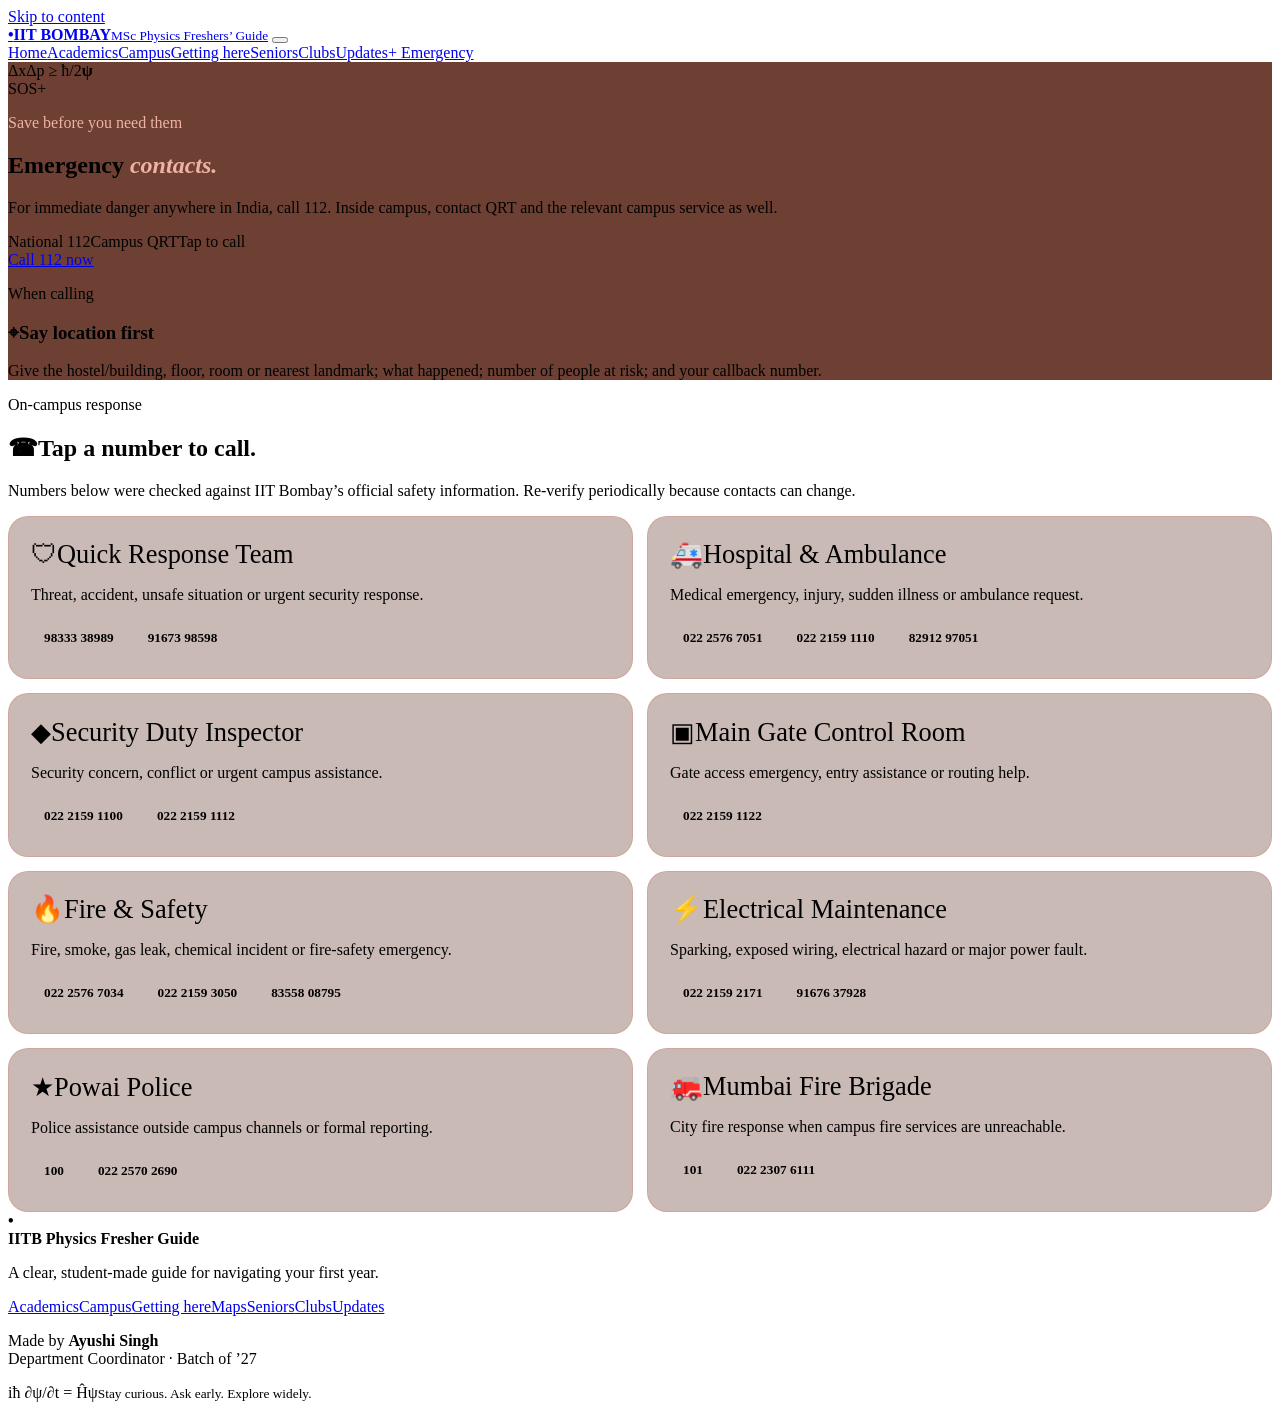
<file: emergency.html>
<!DOCTYPE html>

<html lang="en"><head><meta charset="utf-8"/><meta content="width=device-width,initial-scale=1" name="viewport"/><meta content="#4b2425" name="theme-color"/><meta content="IIT Bombay emergency contacts for security, ambulance, hospital and fire response." name="description"/><title>Emergency Contacts — IITB Fresher Guide</title><link href="./styles.css" rel="stylesheet"/><style>.call-grid{display:grid;grid-template-columns:repeat(2,1fr);gap:14px}.call-card{padding:22px;border:1px solid rgba(214,111,98,.28);border-radius:20px;background:rgba(109,64,51,.36)}.call-card h2{margin:0 0 7px;font-family:Georgia,serif;font-size:1.65rem;font-weight:500}.call-card p{color:var(--muted)}.call-actions{display:flex;flex-wrap:wrap;gap:8px;margin-top:16px}.call-button{display:inline-flex;padding:10px 13px;border-radius:999px;background:var(--ink);color:var(--paper);font-weight:800;text-decoration:none;font-size:.83rem}.national{background:#6d4033!important}@media(max-width:720px){.call-grid{grid-template-columns:1fr}}</style></head><body class="subpage dashboard-subpage page-emergency minimal-ui guide-page physics-dashboard-page"><a class="skip-link" href="#main">Skip to content</a>
<nav aria-label="Primary navigation" class="site-nav">
<a class="site-brand" href="./index.html"><span aria-hidden="true" class="brand-atom"><i></i><b></b><em></em><strong>•</strong></span><span><strong>IIT BOMBAY</strong><small>MSc Physics Freshers’ Guide</small></span></a>
<button aria-expanded="false" aria-label="Open navigation" class="menu-toggle" type="button"><span></span><span></span><span></span></button>
<div class="nav-menu"><a href="./index.html">Home</a><a href="./academics.html">Academics</a><a href="./campus-life.html">Campus</a><a href="./transport.html">Getting here</a><a href="./seniors.html">Seniors</a><a href="./clubs.html">Clubs</a><a href="./events.html">Updates</a><a aria-current="page" class="nav-emergency active" href="./emergency.html"><span>+</span> Emergency</a></div>
</nav><main class="dashboard-subpage-main page-canvas dashboard-main" id="main"><section class="page-hero national"><div aria-hidden="true" class="hero-physics-mark"><span>ΔxΔp ≥ ħ/2</span><i></i><b>ψ</b></div><div class="subpage-card-topline"><span class="card-index">SOS</span><span class="card-symbol">+</span></div><div class="shell page-hero-grid"><div><p class="kicker" style="color:#f0b1a8">Save before you need them</p><h1 class="page-title">Emergency <em style="color:#f0b1a8">contacts.</em></h1><p class="lede">For immediate danger anywhere in India, call 112. Inside campus, contact QRT and the relevant campus service as well.</p><div class="subpage-meta"><span>National 112</span><span>Campus QRT</span><span>Tap to call</span></div><div class="hero-actions"><a class="btn btn-primary" href="tel:112">Call 112 now</a></div></div><div class="panel"><p class="eyebrow">When calling</p><h3 class="ui-heading"><span aria-hidden="true" class="ui-symbol ui-orange">⌖</span>Say location first</h3><p>Give the hostel/building, floor, room or nearest landmark; what happened; number of people at risk; and your callback number.</p></div></div></section><section class="section"><div class="shell"><div class="section-head"><div><p class="eyebrow">On-campus response</p><h2 class="section-title ui-heading"><span aria-hidden="true" class="ui-symbol ui-red">☎</span>Tap a number to call.</h2><p class="section-copy">Numbers below were checked against IIT Bombay’s official safety information. Re-verify periodically because contacts can change.</p></div></div><div class="call-grid"><article class="call-card"><h2 class="ui-heading"><span aria-hidden="true" class="ui-symbol ui-blue">🛡</span>Quick Response Team</h2><p>Threat, accident, unsafe situation or urgent security response.</p><div class="call-actions"><a class="call-button" href="tel:+919833338989">98333 38989</a><a class="call-button" href="tel:+919167398598">91673 98598</a></div></article><article class="call-card"><h2 class="ui-heading"><span aria-hidden="true" class="ui-symbol ui-red">🚑</span>Hospital &amp; Ambulance</h2><p>Medical emergency, injury, sudden illness or ambulance request.</p><div class="call-actions"><a class="call-button" href="tel:+912225767051">022 2576 7051</a><a class="call-button" href="tel:+912221591110">022 2159 1110</a><a class="call-button" href="tel:+918291297051">82912 97051</a></div></article><article class="call-card"><h2 class="ui-heading"><span aria-hidden="true" class="ui-symbol ui-violet">◆</span>Security Duty Inspector</h2><p>Security concern, conflict or urgent campus assistance.</p><div class="call-actions"><a class="call-button" href="tel:+912221591100">022 2159 1100</a><a class="call-button" href="tel:+912221591112">022 2159 1112</a></div></article><article class="call-card"><h2 class="ui-heading"><span aria-hidden="true" class="ui-symbol ui-gold">▣</span>Main Gate Control Room</h2><p>Gate access emergency, entry assistance or routing help.</p><div class="call-actions"><a class="call-button" href="tel:+912221591122">022 2159 1122</a></div></article><article class="call-card"><h2 class="ui-heading"><span aria-hidden="true" class="ui-symbol ui-red">🔥</span>Fire &amp; Safety</h2><p>Fire, smoke, gas leak, chemical incident or fire-safety emergency.</p><div class="call-actions"><a class="call-button" href="tel:+912225767034">022 2576 7034</a><a class="call-button" href="tel:+912221593050">022 2159 3050</a><a class="call-button" href="tel:+918355808795">83558 08795</a></div></article><article class="call-card"><h2 class="ui-heading"><span aria-hidden="true" class="ui-symbol ui-orange">⚡</span>Electrical Maintenance</h2><p>Sparking, exposed wiring, electrical hazard or major power fault.</p><div class="call-actions"><a class="call-button" href="tel:+912221592171">022 2159 2171</a><a class="call-button" href="tel:+919167637928">91676 37928</a></div></article><article class="call-card"><h2 class="ui-heading"><span aria-hidden="true" class="ui-symbol ui-blue">★</span>Powai Police</h2><p>Police assistance outside campus channels or formal reporting.</p><div class="call-actions"><a class="call-button" href="tel:100">100</a><a class="call-button" href="tel:+912225702690">022 2570 2690</a></div></article><article class="call-card"><h2 class="ui-heading"><span aria-hidden="true" class="ui-symbol ui-red">🚒</span>Mumbai Fire Brigade</h2><p>City fire response when campus fire services are unreachable.</p><div class="call-actions"><a class="call-button" href="tel:101">101</a><a class="call-button" href="tel:+912223076111">022 2307 6111</a></div></article></div></div></section></main>
<footer class="site-footer">
<div class="footer-grid">
<div class="footer-about"><span aria-hidden="true" class="brand-atom"><i></i><b></b><em></em><strong>•</strong></span><div><strong>IITB Physics Fresher Guide</strong><p>A clear, student-made guide for navigating your first year.</p></div></div>
<div class="footer-links"><a href="./academics.html">Academics</a><a href="./campus-life.html">Campus</a><a href="./transport.html">Getting here</a><a href="./campus-map.html">Maps</a><a href="./seniors.html">Seniors</a><a href="./clubs.html">Clubs</a><a href="./events.html">Updates</a></div>
<p class="footer-credit">Made by <strong>Ayushi Singh</strong><br/>Department Coordinator · Batch of ’27</p>
</div>
<div class="footer-equation"><span>iħ ∂ψ/∂t = Ĥψ</span><small>Stay curious. Ask early. Explore widely.</small></div>
</footer><script src="./site.js"></script></body></html>
</file>
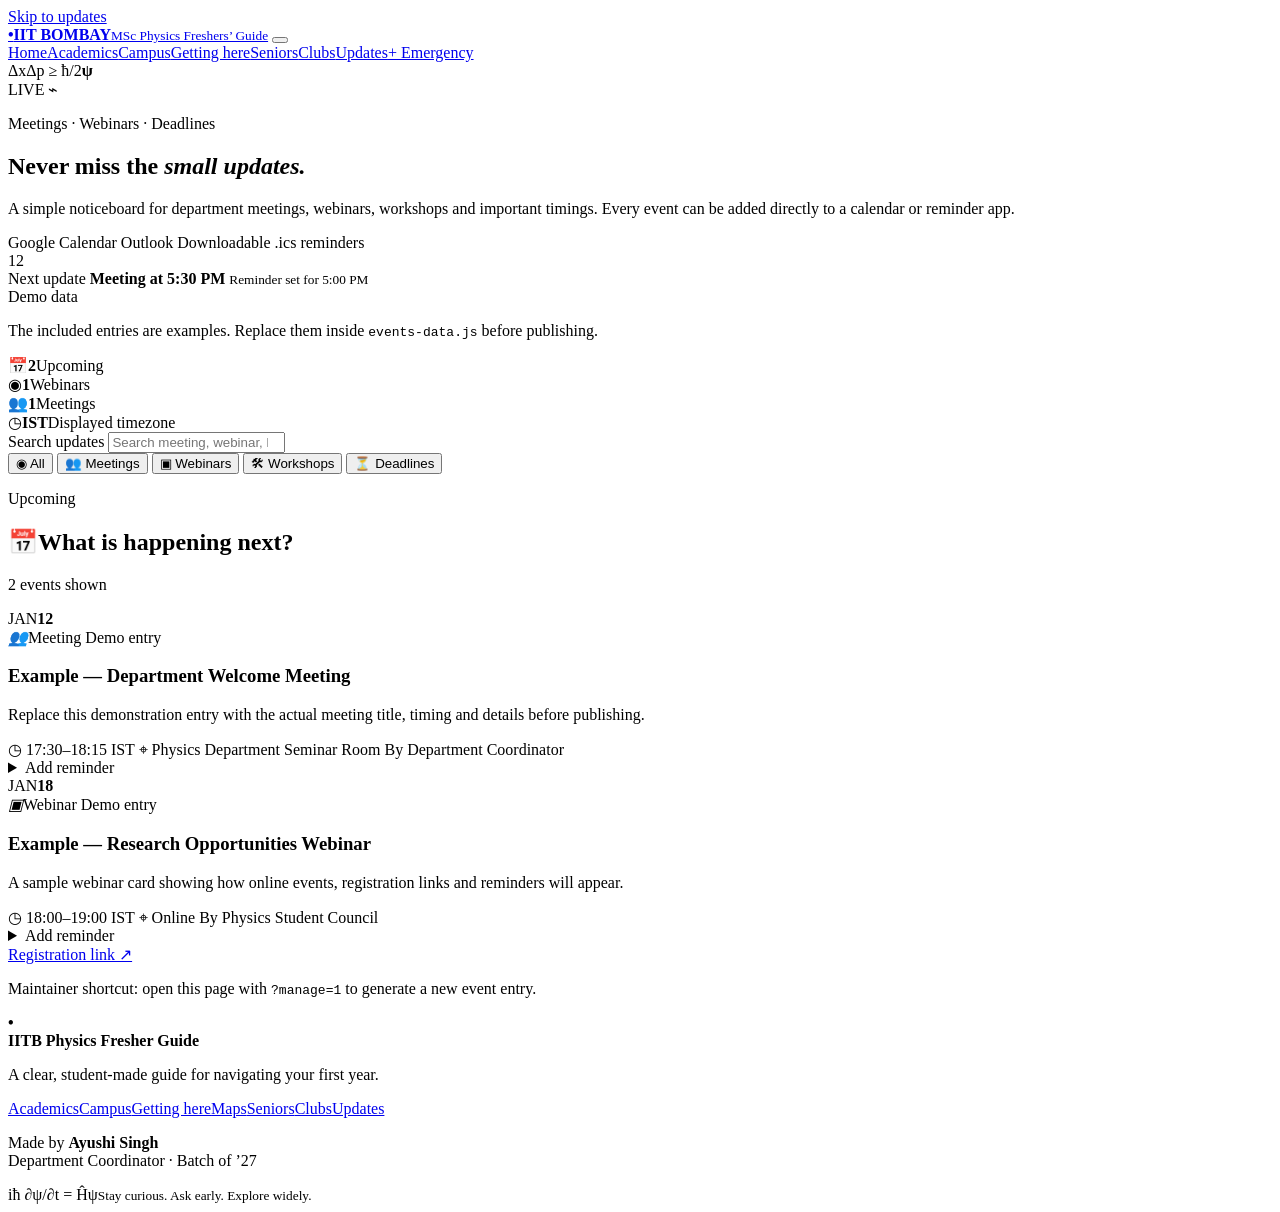
<file: events.html>
<!DOCTYPE html>

<html lang="en">
<head>
<meta charset="utf-8"/>
<meta content="width=device-width,initial-scale=1" name="viewport"/>
<meta content="Meetings, webinars, deadlines and student updates for IIT Bombay MSc Physics freshers." name="description"/>
<meta content="#291c3b" name="theme-color"/>
<title>Events &amp; Updates — IITB Physics Fresher Guide</title>
<link href="./styles.css" rel="stylesheet"/>
</head>
<body class="subpage dashboard-subpage minimal-ui guide-page page-events physics-dashboard-page">
<a class="skip-link" href="#main">Skip to updates</a>
<nav aria-label="Primary navigation" class="site-nav">
<a class="site-brand" href="./index.html"><span aria-hidden="true" class="brand-atom"><i></i><b></b><em></em><strong>•</strong></span><span><strong>IIT BOMBAY</strong><small>MSc Physics Freshers’ Guide</small></span></a>
<button aria-expanded="false" aria-label="Open navigation" class="menu-toggle" type="button"><span></span><span></span><span></span></button>
<div class="nav-menu"><a href="./index.html">Home</a><a href="./academics.html">Academics</a><a href="./campus-life.html">Campus</a><a href="./transport.html">Getting here</a><a href="./seniors.html">Seniors</a><a href="./clubs.html">Clubs</a><a aria-current="page" class="active" href="./events.html">Updates</a><a class="nav-emergency" href="./emergency.html"><span>+</span> Emergency</a></div>
</nav>
<main class="dashboard-subpage-main page-canvas dashboard-main" id="main">
<section class="page-hero events-page-hero"><div aria-hidden="true" class="hero-physics-mark"><span>ΔxΔp ≥ ħ/2</span><i></i><b>ψ</b></div>
<div class="subpage-card-topline">
<span class="card-index">LIVE</span>
<span class="card-symbol">⌁</span>
</div>
<div class="shell page-hero-grid">
<div class="reveal">
<p class="kicker">Meetings · Webinars · Deadlines</p>
<h1 class="page-title">Never miss the <em>small updates.</em></h1>
<p class="lede">A simple noticeboard for department meetings, webinars, workshops and important timings. Every event can be added directly to a calendar or reminder app.</p>
<div class="subpage-meta">
<span>Google Calendar</span>
<span>Outlook</span>
<span>Downloadable .ics reminders</span>
</div>
</div>
<div aria-hidden="true" class="events-hero-visual reveal">
<div class="event-orbit">
<span class="orbit-date">12</span>
<i class="orbit-one"></i>
<i class="orbit-two"></i>
<i class="orbit-three"></i>
</div>
<div class="hero-notice-card">
<span>Next update</span>
<strong>Meeting at 5:30 PM</strong>
<small>Reminder set for 5:00 PM</small>
</div>
</div>
</div>
</section>
<section class="section">
<div class="shell">
<div class="events-demo-banner" id="demo-banner">
<span>Demo data</span>
<p>The included entries are examples. Replace them inside <code>events-data.js</code> before publishing.</p>
</div>
<section aria-label="Event summary" class="events-summary">
<div><span aria-hidden="true" class="ui-stat-icon ui-blue">📅</span><strong id="upcoming-count">2</strong><span>Upcoming</span></div>
<div><span aria-hidden="true" class="ui-stat-icon ui-sky">◉</span><strong id="webinar-count">1</strong><span>Webinars</span></div>
<div><span aria-hidden="true" class="ui-stat-icon ui-violet">👥</span><strong id="meeting-count">1</strong><span>Meetings</span></div>
<div><span aria-hidden="true" class="ui-stat-icon ui-gold">◷</span><strong>IST</strong><span>Displayed timezone</span></div>
</section>
<section aria-label="Search and filter events" class="events-controls">
<label class="events-search">
<span>Search updates</span>
<input autocomplete="off" id="event-search" placeholder="Search meeting, webinar, location…" type="search"/>
</label>
<div aria-label="Filter event category" class="event-filter-row" role="group">
<button class="event-filter active" data-event-filter="all" type="button">◉ All</button>
<button class="event-filter" data-event-filter="meeting" type="button">👥 Meetings</button>
<button class="event-filter" data-event-filter="webinar" type="button">▣ Webinars</button>
<button class="event-filter" data-event-filter="workshop" type="button">🛠 Workshops</button>
<button class="event-filter" data-event-filter="deadline" type="button">⏳ Deadlines</button>
</div>
</section>
<section class="events-section-head">
<div>
<p class="eyebrow">Upcoming</p>
<h2 class="ui-heading"><span aria-hidden="true" class="ui-symbol ui-blue">📅</span>What is happening next?</h2>
</div>
<p aria-live="polite" id="event-result-count">2 events shown</p>
</section>
<div class="events-list" id="events-list">
<article class="event-card" data-event-category="meeting">
<div class="event-date-tile"><span>JAN</span><strong>12</strong></div>
<div class="event-card-main">
<div class="event-card-topline"><span aria-hidden="true" class="ui-event-symbol ui-violet">👥</span>
<span class="event-category"><i aria-hidden="true">👥</i>Meeting</span>
<span class="event-draft-badge">Demo entry</span>
</div>
<h3>Example — Department Welcome Meeting</h3>
<p>Replace this demonstration entry with the actual meeting title, timing and details before publishing.</p>
<div class="event-meta">
<span>◷ 17:30–18:15 IST</span>
<span>⌖ Physics Department Seminar Room</span>
<span>By Department Coordinator</span>
</div>
</div>
<div class="event-card-actions">
<details class="reminder-menu">
<summary>Add reminder</summary>
<div class="reminder-options">
<button disabled="" type="button">Google Calendar</button>
<button disabled="" type="button">Outlook</button>
<button disabled="" type="button">Download .ics</button>
</div>
</details>
</div>
</article>
<article class="event-card" data-event-category="webinar">
<div class="event-date-tile"><span>JAN</span><strong>18</strong></div>
<div class="event-card-main">
<div class="event-card-topline"><span aria-hidden="true" class="ui-event-symbol ui-sky">◉</span>
<span class="event-category"><i aria-hidden="true">▣</i>Webinar</span>
<span class="event-draft-badge">Demo entry</span>
</div>
<h3>Example — Research Opportunities Webinar</h3>
<p>A sample webinar card showing how online events, registration links and reminders will appear.</p>
<div class="event-meta">
<span>◷ 18:00–19:00 IST</span>
<span>⌖ Online</span>
<span>By Physics Student Council</span>
</div>
</div>
<div class="event-card-actions">
<details class="reminder-menu">
<summary>Add reminder</summary>
<div class="reminder-options">
<button disabled="" type="button">Google Calendar</button>
<button disabled="" type="button">Outlook</button>
<button disabled="" type="button">Download .ics</button>
</div>
</details>
<a aria-label="Registration link ↗ (opens in a new tab)" class="event-secondary-action" href="https://example.com/replace-this-link" rel="noopener noreferrer" target="_blank">Registration link ↗</a>
</div>
</article>
</div>
<section class="past-events-section" hidden="" id="past-events-section">
<details>
<summary>View previous updates <span id="past-count"></span></summary>
<div class="events-list compact" id="past-events-list"></div>
</details>
</section>
<section class="event-manager panel" hidden="" id="event-manager">
<div class="event-manager-intro">
<p class="eyebrow">Maintainer helper</p>
<h2 class="ui-heading"><span aria-hidden="true" class="ui-symbol ui-violet">✎</span>Generate an event entry</h2>
<p>This form creates a ready-to-paste event object. It does not publish automatically because the website is hosted as a static GitHub Pages site.</p>
</div>
<form class="event-builder-grid" id="event-builder-form">
<label>Title<input name="title" placeholder="Department meeting" required=""/></label>
<label>Category
            <select name="category">
<option>Meeting</option><option>Webinar</option><option>Workshop</option>
<option>Deadline</option><option>Orientation</option><option>Social</option>
</select>
</label>
<label>Date<input name="date" required="" type="date"/></label>
<label>Start time<input name="start" required="" type="time"/></label>
<label>End time<input name="end" required="" type="time"/></label>
<label>Location / platform<input name="location" placeholder="Seminar room or Zoom"/></label>
<label class="builder-wide">Description<textarea name="description" rows="3"></textarea></label>
<label>Organizer<input name="organizer" placeholder="Department Coordinator"/></label>
<label>Registration URL<input name="registrationUrl" placeholder="https://…" type="url"/></label>
<button class="btn btn-primary builder-wide" type="submit">Generate event code</button>
</form>
<div class="event-code-output" hidden="" id="event-code-output">
<div><strong>Copy this object into events-data.js</strong><button id="copy-event-code" type="button">Copy</button></div>
<pre><code id="event-code"></code></pre>
</div>
</section>
<p class="events-admin-note">Maintainer shortcut: open this page with <code>?manage=1</code> to generate a new event entry.</p>
</div>
</section>
</main>
<footer class="site-footer">
<div class="footer-grid">
<div class="footer-about"><span aria-hidden="true" class="brand-atom"><i></i><b></b><em></em><strong>•</strong></span><div><strong>IITB Physics Fresher Guide</strong><p>A clear, student-made guide for navigating your first year.</p></div></div>
<div class="footer-links"><a href="./academics.html">Academics</a><a href="./campus-life.html">Campus</a><a href="./transport.html">Getting here</a><a href="./campus-map.html">Maps</a><a href="./seniors.html">Seniors</a><a href="./clubs.html">Clubs</a><a href="./events.html">Updates</a></div>
<p class="footer-credit">Made by <strong>Ayushi Singh</strong><br/>Department Coordinator · Batch of ’27</p>
</div>
<div class="footer-equation"><span>iħ ∂ψ/∂t = Ĥψ</span><small>Stay curious. Ask early. Explore widely.</small></div>
</footer>
<script src="./site.js"></script>
<script src="./events-data.js"></script>
<script>
const eventsData = Array.isArray(window.EVENTS_DATA) ? window.EVENTS_DATA : [];
const eventsList = document.querySelector('#events-list');
const pastList = document.querySelector('#past-events-list');
const pastSection = document.querySelector('#past-events-section');
const searchInput = document.querySelector('#event-search');
const filterButtons = [...document.querySelectorAll('.event-filter')];
const resultCount = document.querySelector('#event-result-count');
let activeEventFilter = 'all';

function eventDate(event, key = 'start') {
  const time = event[key] || event.start || '00:00';
  return new Date(`${event.date}T${time}:00+05:30`);
}

function dateParts(event) {
  const date = eventDate(event);
  return {
    month: date.toLocaleDateString('en-IN', { month: 'short', timeZone: 'Asia/Kolkata' }).toUpperCase(),
    day: date.toLocaleDateString('en-IN', { day: '2-digit', timeZone: 'Asia/Kolkata' }),
    full: date.toLocaleDateString('en-IN', { weekday: 'short', day: 'numeric', month: 'short', year: 'numeric', timeZone: 'Asia/Kolkata' })
  };
}

function safeText(value) {
  const node = document.createElement('div');
  node.textContent = value || '';
  return node.innerHTML;
}

function calendarDescription(event) {
  return [event.description, event.organizer ? `Organizer: ${event.organizer}` : '', event.registrationUrl ? `Registration: ${event.registrationUrl}` : '']
    .filter(Boolean).join('\n\n');
}

function compactUtc(date) {
  return date.toISOString().replace(/[-:]/g, '').replace(/\.\d{3}Z$/, 'Z');
}

function googleCalendarUrl(event) {
  const params = new URLSearchParams({
    action: 'TEMPLATE',
    text: event.title,
    dates: `${compactUtc(eventDate(event, 'start'))}/${compactUtc(eventDate(event, 'end'))}`,
    ctz: event.timezone || 'Asia/Kolkata',
    details: calendarDescription(event),
    location: event.location || ''
  });
  return `https://calendar.google.com/calendar/render?${params.toString()}`;
}

function outlookCalendarUrl(event) {
  const params = new URLSearchParams({
    subject: event.title,
    startdt: eventDate(event, 'start').toISOString(),
    enddt: eventDate(event, 'end').toISOString(),
    body: calendarDescription(event),
    location: event.location || '',
    path: '/calendar/action/compose',
    rru: 'addevent'
  });
  return `https://outlook.live.com/calendar/0/deeplink/compose?${params.toString()}`;
}

function downloadIcs(event) {
  const content = [
    'BEGIN:VCALENDAR',
    'VERSION:2.0',
    'PRODID:-//IITB Physics Fresher Guide//Events//EN',
    'BEGIN:VEVENT',
    `UID:${event.id}@iitbphysicsfreshie`,
    `DTSTAMP:${compactUtc(new Date())}`,
    `DTSTART:${compactUtc(eventDate(event, 'start'))}`,
    `DTEND:${compactUtc(eventDate(event, 'end'))}`,
    `SUMMARY:${String(event.title).replace(/,/g, '\\,')}`,
    `DESCRIPTION:${calendarDescription(event).replace(/\n/g, '\\n').replace(/,/g, '\\,')}`,
    `LOCATION:${String(event.location || '').replace(/,/g, '\\,')}`,
    'END:VEVENT',
    'END:VCALENDAR'
  ].join('\r\n');

  const blob = new Blob([content], { type: 'text/calendar;charset=utf-8' });
  const link = document.createElement('a');
  link.href = URL.createObjectURL(blob);
  link.download = `${event.id || 'event'}.ics`;
  document.body.appendChild(link);
  link.click();
  link.remove();
  URL.revokeObjectURL(link.href);
}

function countdown(event) {
  const diff = eventDate(event) - new Date();
  if (diff <= 0) return 'Starting soon';
  const days = Math.floor(diff / 86400000);
  const hours = Math.floor((diff % 86400000) / 3600000);
  if (days > 0) return `In ${days} day${days === 1 ? '' : 's'}`;
  if (hours > 0) return `In ${hours} hour${hours === 1 ? '' : 's'}`;
  return 'Starting soon';
}

const eventCategorySymbols = { meeting:'👥', webinar:'▣', workshop:'🛠', deadline:'⏳', orientation:'🧭', social:'🎉' };
function eventSymbol(event){ return eventCategorySymbols[String(event.category || '').toLowerCase()] || '🔔'; }

function createEventCard(event, compact = false) {
  const date = dateParts(event);
  const article = document.createElement('article');
  article.className = `event-card${compact ? ' event-card-compact' : ''}`;
  article.dataset.eventCategory = String(event.category || '').toLowerCase();

  const registration = event.registrationUrl
    ? `<a class="event-secondary-action" href="${safeText(event.registrationUrl)}" target="_blank" rel="noopener">Registration link ↗</a>`
    : '';

  article.innerHTML = `
    <div class="event-date-tile"><span>${date.month}</span><strong>${date.day}</strong></div>
    <div class="event-card-main">
      <div class="event-card-topline">
        <span class="event-category"><i aria-hidden="true">${eventSymbol(event)}</i>${safeText(event.category || 'Update')}</span>
        ${event.draft ? '<span class="event-draft-badge">Demo entry</span>' : `<span class="event-countdown">${countdown(event)}</span>`}
      </div>
      <h3>${safeText(event.title)}</h3>
      <p>${safeText(event.description)}</p>
      <div class="event-meta">
        <span>◷ ${safeText(event.start)}–${safeText(event.end)} IST</span>
        <span>⌖ ${safeText(event.location || event.mode || 'Details soon')}</span>
        ${event.organizer ? `<span>By ${safeText(event.organizer)}</span>` : ''}
      </div>
    </div>
    <div class="event-card-actions">
      <details class="reminder-menu">
        <summary>Add reminder</summary>
        <div class="reminder-options">
          <a href="${googleCalendarUrl(event)}" target="_blank" rel="noopener">Google Calendar</a>
          <a href="${outlookCalendarUrl(event)}" target="_blank" rel="noopener">Outlook Calendar</a>
          <button class="ics-button" type="button">Download .ics</button>
        </div>
      </details>
      ${registration}
    </div>`;

  article.querySelector('.ics-button').addEventListener('click', () => downloadIcs(event));
  return article;
}

function filteredEvents(items) {
  const query = searchInput.value.trim().toLowerCase();
  return items.filter(event => {
    const categoryMatch = activeEventFilter === 'all' || String(event.category).toLowerCase() === activeEventFilter;
    const searchText = `${event.title} ${event.category} ${event.location} ${event.description} ${event.organizer}`.toLowerCase();
    return categoryMatch && (!query || searchText.includes(query));
  });
}

function renderEvents() {
  const now = new Date();
  const upcoming = eventsData
    .filter(event => eventDate(event, 'end') >= now)
    .sort((a, b) => eventDate(a) - eventDate(b));
  const past = eventsData
    .filter(event => eventDate(event, 'end') < now)
    .sort((a, b) => eventDate(b) - eventDate(a));

  const visibleUpcoming = filteredEvents(upcoming);
  eventsList.replaceChildren();

  if (!visibleUpcoming.length) {
    const empty = document.createElement('div');
    empty.className = 'events-empty';
    empty.innerHTML = '<span>∅</span><h3>No matching upcoming events</h3><p>Try another filter, or add a new entry in events-data.js.</p>';
    eventsList.appendChild(empty);
  } else {
    visibleUpcoming.forEach(event => eventsList.appendChild(createEventCard(event)));
  }

  const visiblePast = filteredEvents(past);
  pastList.replaceChildren();
  visiblePast.forEach(event => pastList.appendChild(createEventCard(event, true)));
  pastSection.hidden = !visiblePast.length;
  document.querySelector('#past-count').textContent = visiblePast.length ? `(${visiblePast.length})` : '';

  resultCount.textContent = `${visibleUpcoming.length} event${visibleUpcoming.length === 1 ? '' : 's'} shown`;
  document.querySelector('#upcoming-count').textContent = upcoming.length;
  document.querySelector('#webinar-count').textContent = upcoming.filter(e => String(e.category).toLowerCase() === 'webinar').length;
  document.querySelector('#meeting-count').textContent = upcoming.filter(e => String(e.category).toLowerCase() === 'meeting').length;
  document.querySelector('#demo-banner').hidden = !eventsData.some(event => event.draft);
}

filterButtons.forEach(button => button.addEventListener('click', () => {
  activeEventFilter = button.dataset.eventFilter;
  filterButtons.forEach(item => item.classList.toggle('active', item === button));
  renderEvents();
}));
searchInput.addEventListener('input', renderEvents);

// Maintainer helper — available only with ?manage=1
const manager = document.querySelector('#event-manager');
if (new URLSearchParams(location.search).get('manage') === '1') manager.hidden = false;

const builderForm = document.querySelector('#event-builder-form');
const codeOutput = document.querySelector('#event-code-output');
const eventCode = document.querySelector('#event-code');

builderForm.addEventListener('submit', event => {
  event.preventDefault();
  const data = Object.fromEntries(new FormData(builderForm));
  const id = `${data.date || 'event'}-${String(data.title || 'update').toLowerCase().replace(/[^a-z0-9]+/g, '-').replace(/^-|-$/g, '')}`;
  const object = {
    id,
    title: data.title,
    category: data.category,
    date: data.date,
    start: data.start,
    end: data.end,
    timezone: 'Asia/Kolkata',
    location: data.location,
    mode: data.location && data.location.toLowerCase().includes('online') ? 'Online' : 'In person',
    description: data.description,
    organizer: data.organizer,
    registrationUrl: data.registrationUrl,
    featured: false,
    draft: false
  };
  eventCode.textContent = JSON.stringify(object, null, 2) + ',';
  codeOutput.hidden = false;
});

document.querySelector('#copy-event-code').addEventListener('click', async () => {
  await navigator.clipboard.writeText(eventCode.textContent);
  document.querySelector('#copy-event-code').textContent = 'Copied';
  setTimeout(() => document.querySelector('#copy-event-code').textContent = 'Copy', 1400);
});

renderEvents();
</script>
</body>
</html>
</file>
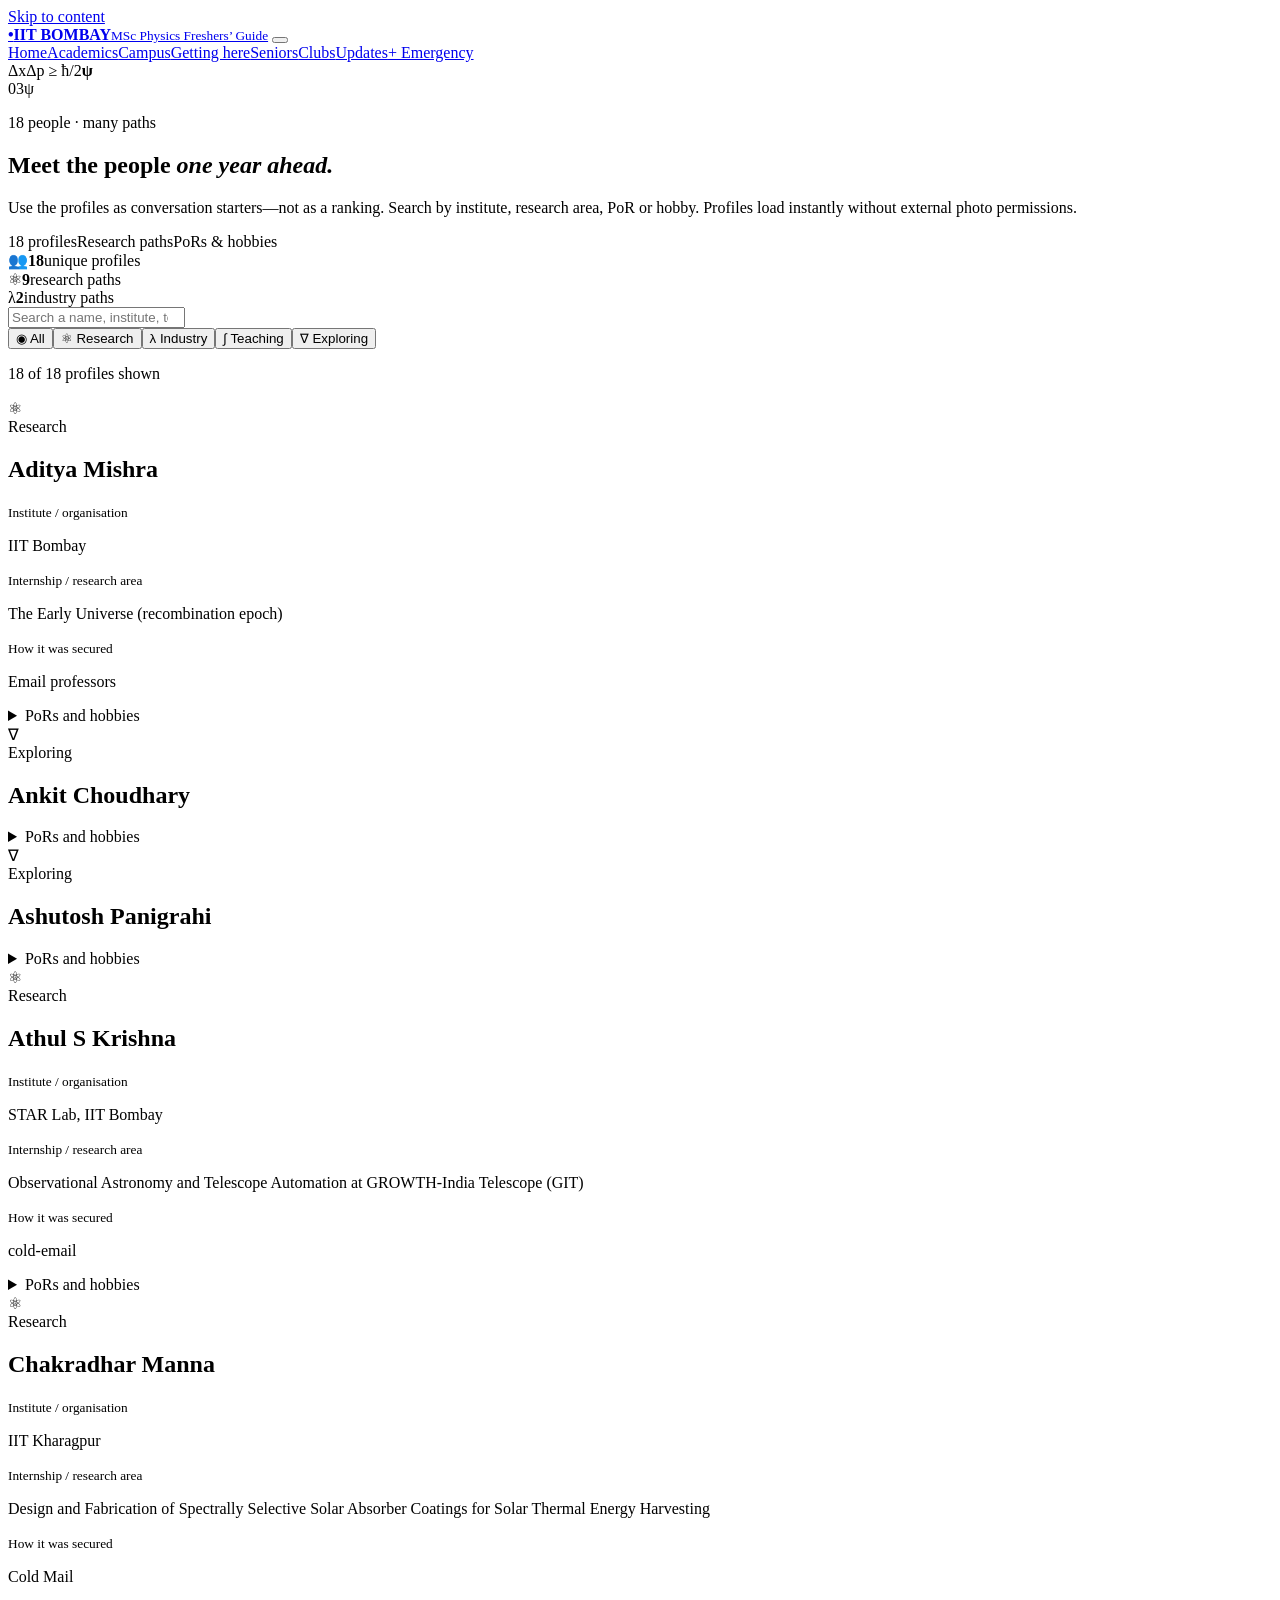
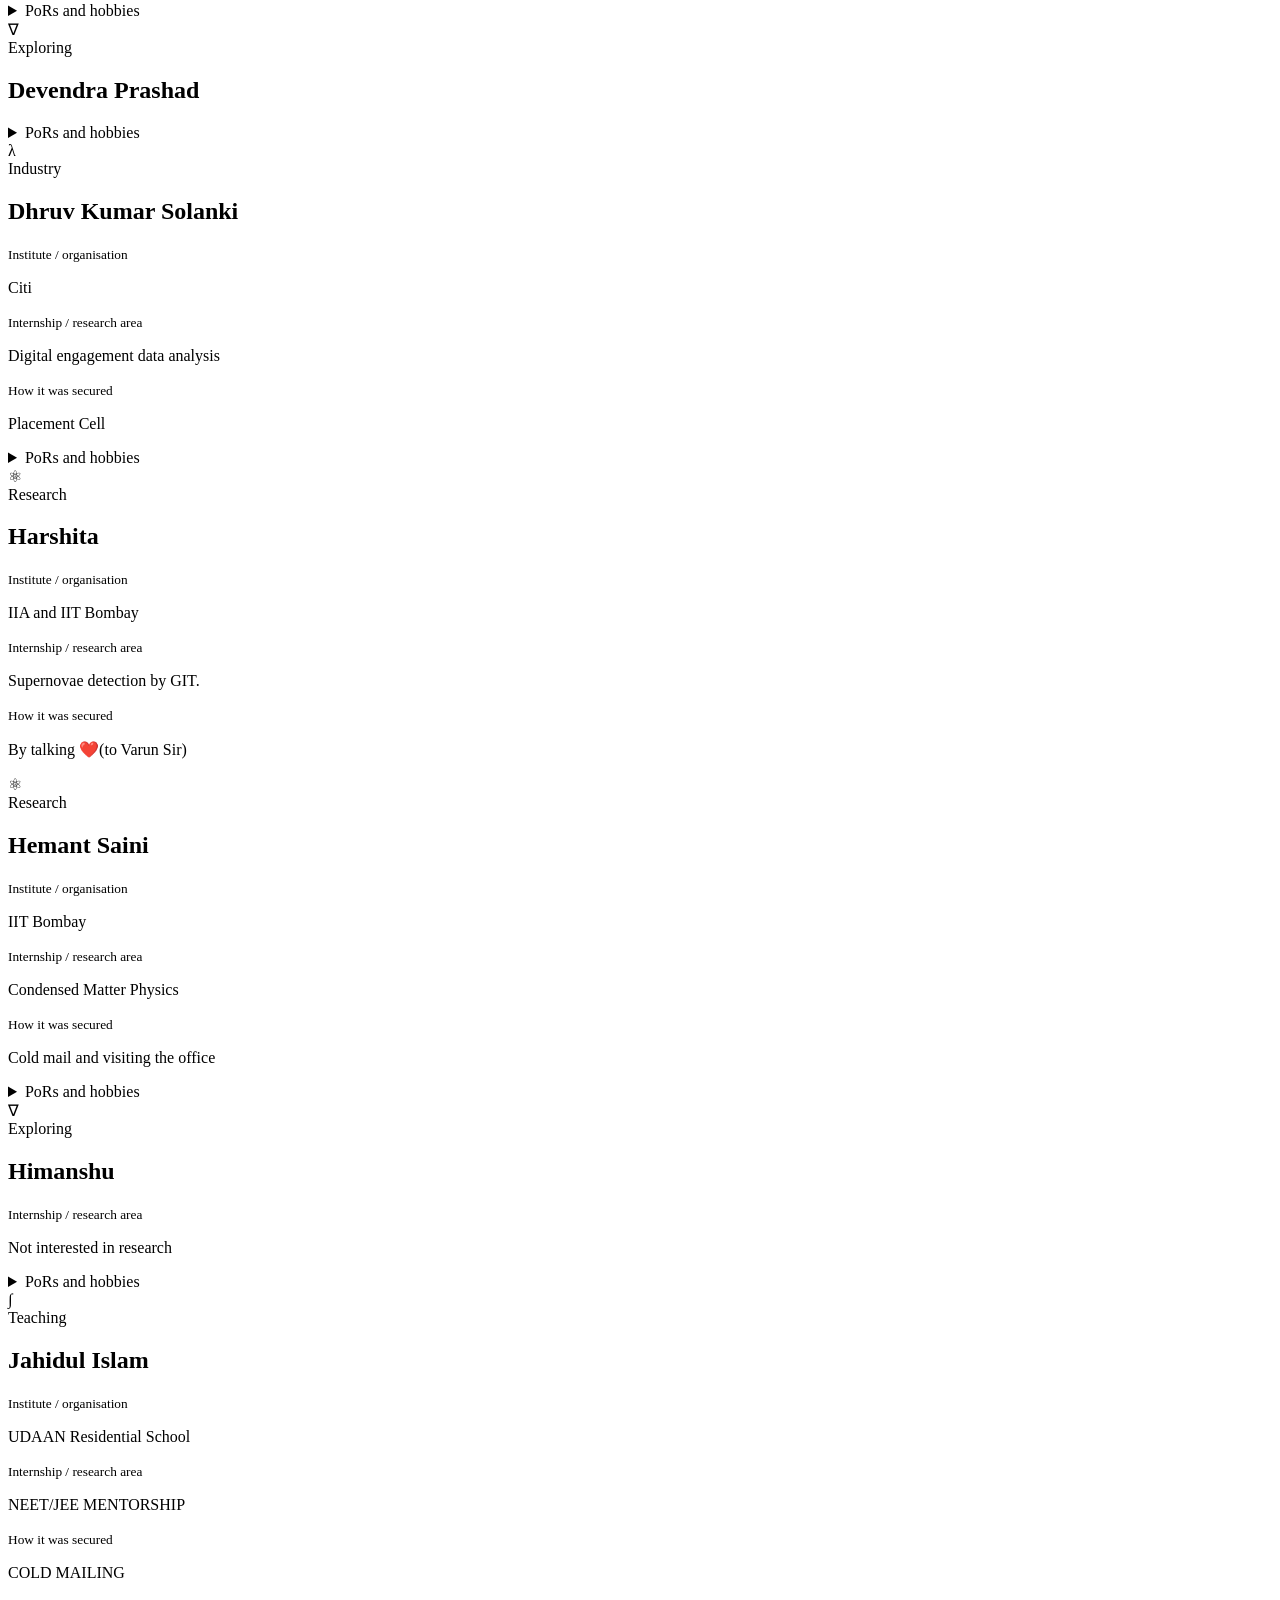
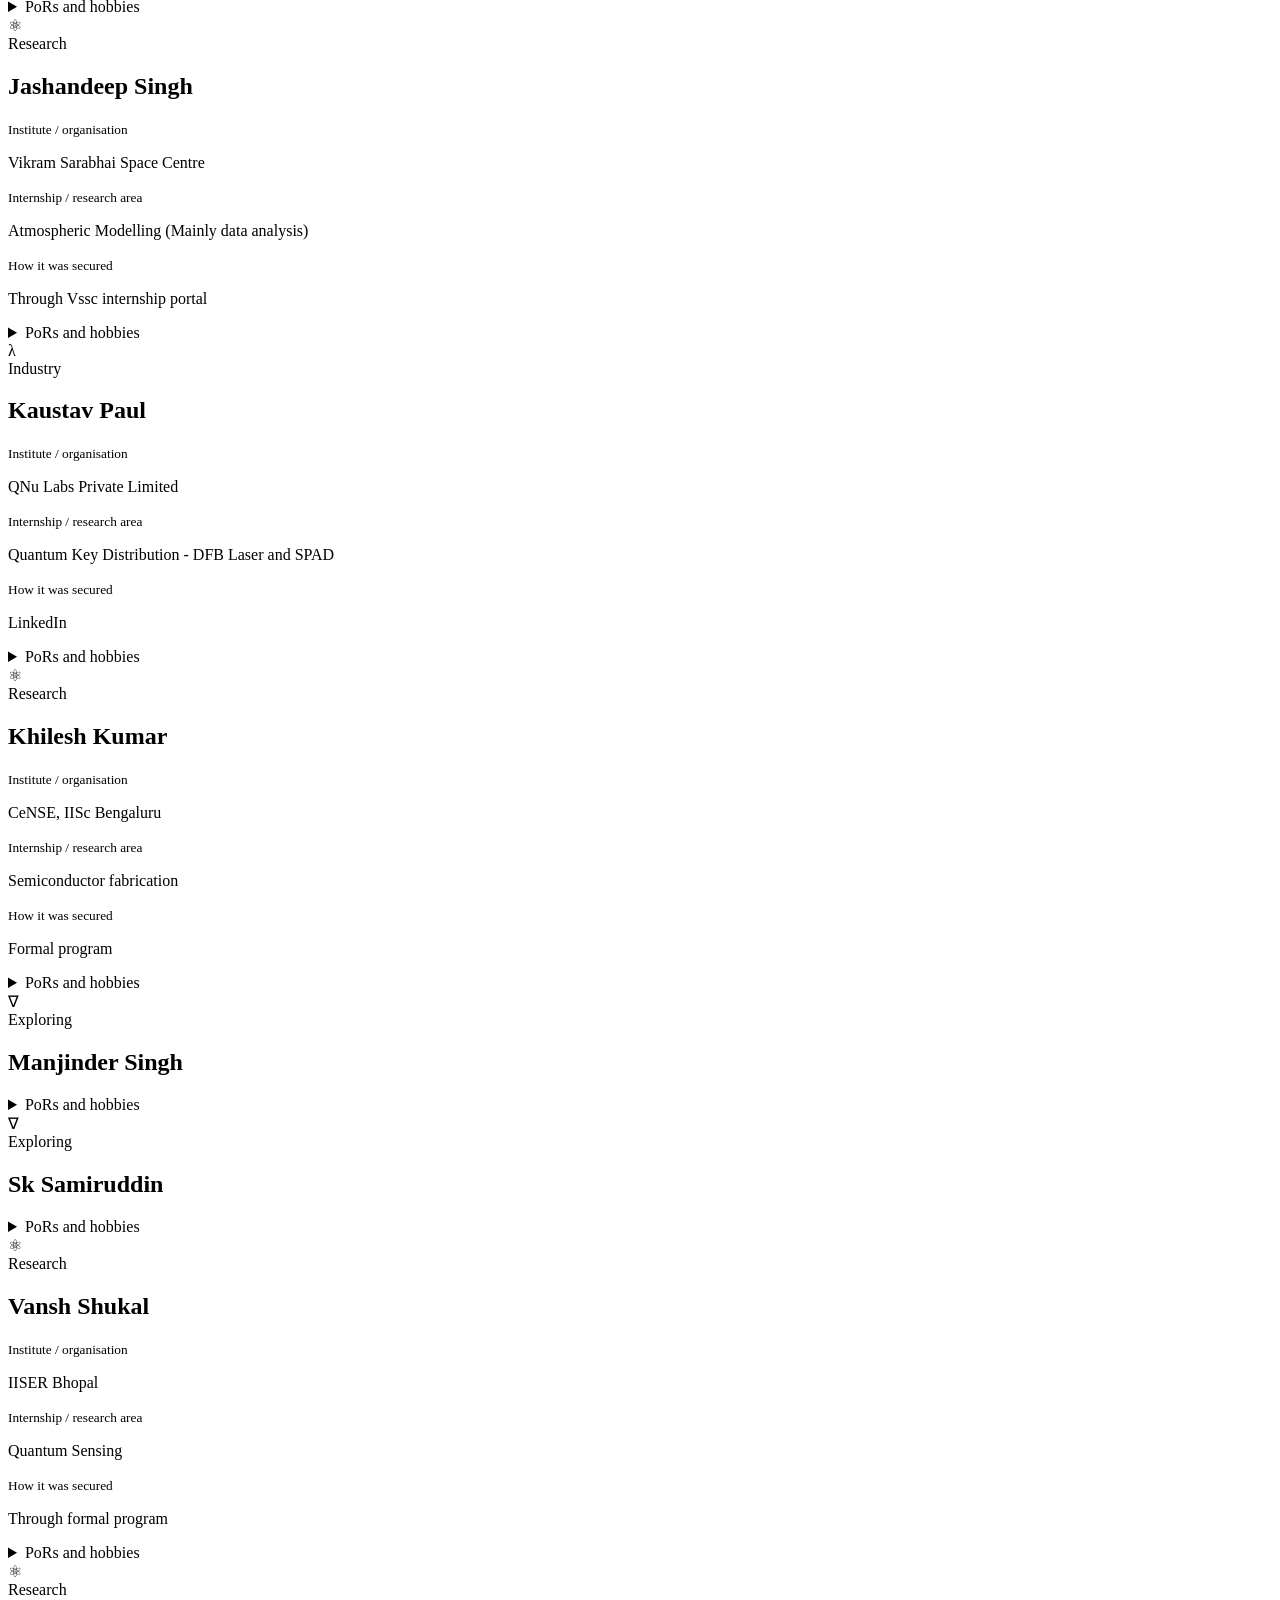
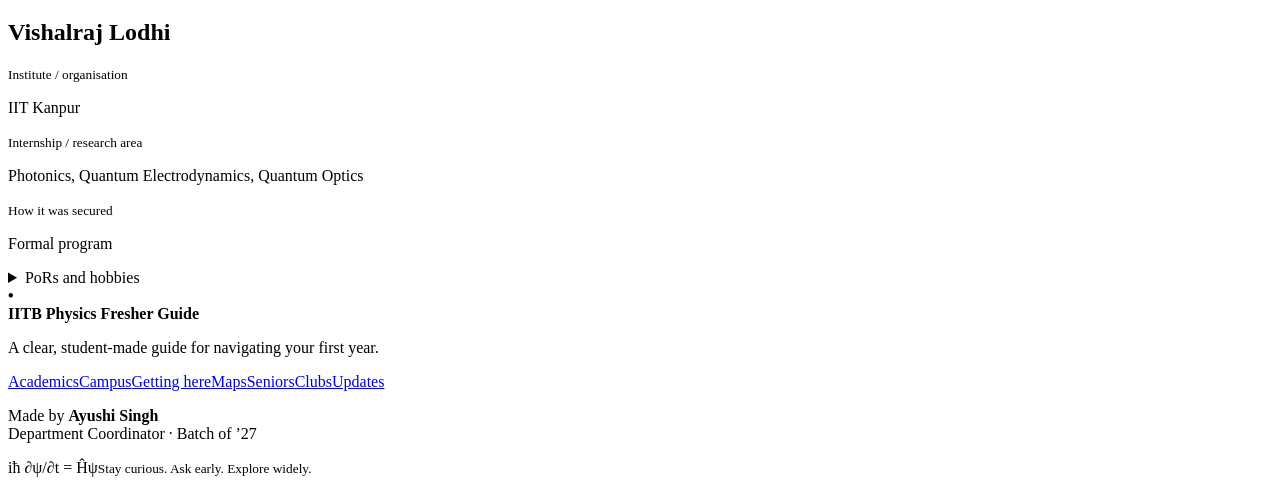
<file: seniors.html>
<!DOCTYPE html>

<html lang="en"><head><meta charset="utf-8"/><meta content="width=device-width,initial-scale=1" name="viewport"/><meta content="Meet IIT Bombay MSc Physics seniors and explore their internships, research areas, PoRs and hobbies." name="description"/><meta content="#342643" name="theme-color"/><title>Meet Your Seniors — IITB Fresher Guide</title><link href="./styles.css" rel="stylesheet"/></head><body class="subpage dashboard-subpage minimal-ui guide-page physics-dashboard-page page-seniors">
<a class="skip-link" href="#main">Skip to content</a>
<nav aria-label="Primary navigation" class="site-nav">
<a class="site-brand" href="./index.html"><span aria-hidden="true" class="brand-atom"><i></i><b></b><em></em><strong>•</strong></span><span><strong>IIT BOMBAY</strong><small>MSc Physics Freshers’ Guide</small></span></a>
<button aria-expanded="false" aria-label="Open navigation" class="menu-toggle" type="button"><span></span><span></span><span></span></button>
<div class="nav-menu"><a href="./index.html">Home</a><a href="./academics.html">Academics</a><a href="./campus-life.html">Campus</a><a href="./transport.html">Getting here</a><a aria-current="page" class="active" href="./seniors.html">Seniors</a><a href="./clubs.html">Clubs</a><a href="./events.html">Updates</a><a class="nav-emergency" href="./emergency.html"><span>+</span> Emergency</a></div>
</nav><main class="dashboard-subpage-main page-canvas dashboard-main" id="main"><section class="page-hero"><div aria-hidden="true" class="hero-physics-mark"><span>ΔxΔp ≥ ħ/2</span><i></i><b>ψ</b></div><div class="subpage-card-topline"><span class="card-index">03</span><span class="card-symbol">ψ</span></div><div class="shell page-hero-grid"><div class="reveal visible"><p class="kicker">18 people · many paths</p><h1 class="page-title">Meet the people <em>one year ahead.</em></h1><p class="lede">Use the profiles as conversation starters—not as a ranking. Search by institute, research area, PoR or hobby. Profiles load instantly without external photo permissions.</p><div class="subpage-meta"><span>18 profiles</span><span>Research paths</span><span>PoRs &amp; hobbies</span></div></div><div class="panel reveal visible"><div class="info-strip"><div><span aria-hidden="true" class="ui-stat-icon ui-violet">👥</span><strong id="senior-total">0</strong><span>unique profiles</span></div><div><span aria-hidden="true" class="ui-stat-icon ui-pink">⚛</span><strong id="senior-research">0</strong><span>research paths</span></div><div><span aria-hidden="true" class="ui-stat-icon ui-sky">λ</span><strong id="senior-industry">0</strong><span>industry paths</span></div></div></div></div></section><section class="section"><div class="shell"><div class="senior-controls"><input aria-label="Search seniors" class="search-box" id="senior-search" placeholder="Search a name, institute, topic, PoR or hobby…" type="search"/><div class="filters" id="senior-filters"><button class="filter-chip active" data-category="all">◉ All</button><button class="filter-chip" data-category="research">⚛ Research</button><button class="filter-chip" data-category="industry">λ Industry</button><button class="filter-chip" data-category="teaching">∫ Teaching</button><button class="filter-chip" data-category="exploring">∇ Exploring</button></div></div><p aria-live="polite" class="section-copy" id="senior-results"></p><div class="senior-grid" id="senior-grid"></div></div></section></main>
<footer class="site-footer">
<div class="footer-grid">
<div class="footer-about"><span aria-hidden="true" class="brand-atom"><i></i><b></b><em></em><strong>•</strong></span><div><strong>IITB Physics Fresher Guide</strong><p>A clear, student-made guide for navigating your first year.</p></div></div>
<div class="footer-links"><a href="./academics.html">Academics</a><a href="./campus-life.html">Campus</a><a href="./transport.html">Getting here</a><a href="./campus-map.html">Maps</a><a href="./seniors.html">Seniors</a><a href="./clubs.html">Clubs</a><a href="./events.html">Updates</a></div>
<p class="footer-credit">Made by <strong>Ayushi Singh</strong><br/>Department Coordinator · Batch of ’27</p>
</div>
<div class="footer-equation"><span>iħ ∂ψ/∂t = Ĥψ</span><small>Stay curious. Ask early. Explore widely.</small></div>
</footer>
<script src="./site.js"></script>
<script>window.SENIORS_DATA=[
  {
    "name": "Aditya Mishra",
    "institute": "IIT Bombay",
    "topic": "The Early Universe (recombination epoch)",
    "route": "Email professors",
    "previousPor": "None listed",
    "currentPor": "None listed",
    "hobbies": "Swimming, chess, cricket, cycling, reading random books, etc.",
    "category": "research"
  },
  {
    "name": "Ankit Choudhary",
    "institute": "No internship listed",
    "topic": "Not listed",
    "route": "Not listed",
    "previousPor": "Maintenance Councillor of Tansa House",
    "currentPor": "None listed",
    "hobbies": "Playing Cricket",
    "category": "exploring"
  },
  {
    "name": "Ashutosh Panigrahi",
    "institute": "No internship listed",
    "topic": "Not listed",
    "route": "Not listed",
    "previousPor": "None listed",
    "currentPor": "None listed",
    "hobbies": "Playing table tennis, badminton, watching football, cricket, solving mathematical problems.",
    "category": "exploring"
  },
  {
    "name": "Athul S Krishna",
    "institute": "STAR Lab, IIT Bombay",
    "topic": "Observational Astronomy and Telescope Automation at GROWTH-India Telescope (GIT)",
    "route": "cold-email",
    "previousPor": "Sports Councillor, Tansa House",
    "currentPor": "None listed",
    "hobbies": "Playing football (especially football) and all the other things normal humans do.",
    "category": "research"
  },
  {
    "name": "Chakradhar Manna",
    "institute": "IIT Kharagpur",
    "topic": "Design and Fabrication of Spectrally Selective Solar Absorber Coatings for Solar Thermal Energy Harvesting",
    "route": "Cold Mail",
    "previousPor": "None listed",
    "currentPor": "None listed",
    "hobbies": "Drawing, reading detective novels and fiction, playing cricket, badminton, table tennis, carrom, and 8-ball pool, exploring new foods, and eating a lot, don't judge my appetite by my looks!",
    "category": "research"
  },
  {
    "name": "Devendra Prashad",
    "institute": "No internship listed",
    "topic": "Not listed",
    "route": "Not listed",
    "previousPor": "Interview Co-ordinator",
    "currentPor": "None listed",
    "hobbies": "I am a part time gamedev...love exploring how game system works.",
    "category": "exploring"
  },
  {
    "name": "Dhruv Kumar Solanki",
    "institute": "Citi",
    "topic": "Digital engagement data analysis",
    "route": "Placement Cell",
    "previousPor": "Nope..not in masters, but held a lot in Bachelors",
    "currentPor": "None listed",
    "hobbies": "A lot actually...I play badminton, football, cricket, chess ( Don't play any of them on a proficient level though), I write poetry, I vibe-code for fun, I like to read about finance etc.",
    "category": "industry"
  },
  {
    "name": "Harshita",
    "institute": "IIA and IIT Bombay",
    "topic": "Supernovae detection by GIT.",
    "route": "By talking ❤️(to Varun Sir)",
    "previousPor": "None listed",
    "currentPor": "None listed",
    "hobbies": "Not listed",
    "category": "research"
  },
  {
    "name": "Hemant Saini",
    "institute": "IIT Bombay",
    "topic": "Condensed Matter Physics",
    "route": "Cold mail and visiting the office",
    "previousPor": "CR, Tech Councillor tansa",
    "currentPor": "Sports secy",
    "hobbies": "I love to play cricket, volleyball and BGMI.",
    "category": "research"
  },
  {
    "name": "Himanshu",
    "institute": "No internship listed",
    "topic": "Not interested in research",
    "route": "Not listed",
    "previousPor": "PR and logistics coordinator in pg cult",
    "currentPor": "None listed",
    "hobbies": "My hobbies are to listen music, play video games, and watching movies. Other than that i like cycling",
    "category": "exploring"
  },
  {
    "name": "Jahidul Islam",
    "institute": "UDAAN Residential School",
    "topic": "NEET/JEE MENTORSHIP",
    "route": "COLD MAILING",
    "previousPor": "None listed",
    "currentPor": "None listed",
    "hobbies": "I enjoy playing cricket and carrom",
    "category": "teaching"
  },
  {
    "name": "Jashandeep Singh",
    "institute": "Vikram Sarabhai Space Centre",
    "topic": "Atmospheric Modelling (Mainly data analysis)",
    "route": "Through Vssc internship portal",
    "previousPor": "None listed",
    "currentPor": "None listed",
    "hobbies": "Doing Calisthenics, Playing Basketball, online games",
    "category": "research"
  },
  {
    "name": "Kaustav Paul",
    "institute": "QNu Labs Private Limited",
    "topic": "Quantum Key Distribution - DFB Laser and SPAD",
    "route": "LinkedIn",
    "previousPor": "None listed",
    "currentPor": "None listed",
    "hobbies": "Swimming, Tennis, Table Tennis, Cricket",
    "category": "industry"
  },
  {
    "name": "Khilesh Kumar",
    "institute": "CeNSE, IISc Bengaluru",
    "topic": "Semiconductor fabrication",
    "route": "Formal program",
    "previousPor": "None listed",
    "currentPor": "None listed",
    "hobbies": "Tennis gym swimming",
    "category": "research"
  },
  {
    "name": "Manjinder Singh",
    "institute": "No internship listed",
    "topic": "Not listed",
    "route": "Not listed",
    "previousPor": "None listed",
    "currentPor": "None listed",
    "hobbies": "Sketching, Journaling",
    "category": "exploring"
  },
  {
    "name": "Sk Samiruddin",
    "institute": "No internship listed",
    "topic": "Not listed",
    "route": "Not listed",
    "previousPor": "None listed",
    "currentPor": "None listed",
    "hobbies": "Reading manga",
    "category": "exploring"
  },
  {
    "name": "Vansh Shukal",
    "institute": "IISER Bhopal",
    "topic": "Quantum Sensing",
    "route": "Through formal program",
    "previousPor": "Interview Coordinator",
    "currentPor": "SC",
    "hobbies": "Travelling, Gym workouts, Badminton, Table Tennis, Swimming, Listening to Meaningful Music",
    "category": "research"
  },
  {
    "name": "Vishalraj Lodhi",
    "institute": "IIT Kanpur",
    "topic": "Photonics, Quantum Electrodynamics, Quantum Optics",
    "route": "Formal program",
    "previousPor": "None listed",
    "currentPor": "None listed",
    "hobbies": "Singing",
    "category": "research"
  }
];</script><script>
const people=window.SENIORS_DATA||[],grid=document.querySelector('#senior-grid'),search=document.querySelector('#senior-search'),buttons=[...document.querySelectorAll('[data-category]')];let category='all';
const missing=v=>['','not listed','none listed','no internship listed','n/a','na','none','nil'].includes(String(v||'').trim().toLowerCase());
const categoryVisuals={
  research:{symbol:'⚛',label:'Research'},
  industry:{symbol:'λ',label:'Industry'},
  teaching:{symbol:'∫',label:'Teaching'},
  exploring:{symbol:'∇',label:'Exploring'}
};
function field(label,value){
  if(missing(value))return '';
  return `<div><small>${label}</small><p>${value}</p></div>`;
}
function card(p){
  const visual=categoryVisuals[p.category]||{symbol:'ψ',label:p.category};
  const main=[
    field('Institute / organisation',p.institute),
    field('Internship / research area',p.topic),
    field('How it was secured',p.route)
  ].join('');
  const extra=[
    field('Previous PoR',p.previousPor),
    field('Current PoR',p.currentPor),
    field('Hobbies',p.hobbies)
  ].join('');

  return `<article class="senior-card" data-senior-category="${p.category}">
    <div class="senior-card-head">
      <div class="senior-orbit" aria-hidden="true"><span>${visual.symbol}</span></div>
      <div class="senior-heading">
        <span class="senior-badge">${visual.label}</span>
        <h2>${p.name}</h2>
      </div>
    </div>
    <div class="senior-body">
      ${main?`<div class="senior-info">${main}</div>`:''}
      ${extra?`<details class="senior-details"><summary>PoRs and hobbies</summary><div class="senior-info">${extra}</div></details>`:''}
    </div>
  </article>`;
}
function render(){const q=search.value.trim().toLowerCase();const filtered=people.filter(p=>(category==='all'||p.category===category)&&(!q||Object.values(p).join(' ').toLowerCase().includes(q)));grid.innerHTML=filtered.length?filtered.map(card).join(''):'<div class="empty-state">No profile matches this search.</div>';document.querySelector('#senior-results').textContent=`${filtered.length} of ${people.length} profiles shown`;}
document.querySelector('#senior-total').textContent=people.length;document.querySelector('#senior-research').textContent=people.filter(p=>p.category==='research').length;document.querySelector('#senior-industry').textContent=people.filter(p=>p.category==='industry').length;search.addEventListener('input',render);buttons.forEach(b=>b.addEventListener('click',()=>{category=b.dataset.category;buttons.forEach(x=>x.classList.toggle('active',x===b));render()}));render();
</script></body></html>
</file>
<file: styles.css>
<!DOCTYPE html>
<html lang="en"><head><meta charset="utf-8"/><meta content="width=device-width,initial-scale=1" name="viewport"/><meta content="A clear fresher guide for incoming IIT Bombay MSc Physics students." name="description"/><meta content="#0a1c32" name="theme-color"/><title>IIT Bombay MSc Physics Fresher Guide</title><link href="./styles.css" rel="stylesheet"/></head><body class="minimal-ui home-page"><nav aria-label="Primary navigation" class="site-nav">
<a class="site-brand" href="./index.html"><span aria-hidden="true" class="brand-atom"><i></i><b></b><em></em><strong>•</strong></span><span><strong>IIT BOMBAY</strong><small>MSc Physics Freshers’ Guide</small></span></a>
<button aria-expanded="false" aria-label="Open navigation" class="menu-toggle" type="button"><span></span><span></span><span></span></button>
<div class="nav-menu"><a aria-current="page" class="active" href="./index.html">Home</a><a href="./academics.html">Academics</a><a href="./campus-life.html">Campus</a><a href="./transport.html">Getting here</a><a href="./seniors.html">Seniors</a><a href="./clubs.html">Clubs</a><a href="./events.html">Updates</a><a class="nav-emergency" href="./emergency.html"><span>+</span> Emergency</a></div>
</nav>
<main class="home-canvas">
<section class="home-hero">
<div class="home-hero-copy"><span class="welcome-pill">Welcome to</span><h1>Your Journey<br/>in Physics<br/><em>Starts Here.</em></h1><p>Everything you need as a new MSc Physics student at IIT Bombay—without searching through scattered pages.</p><div class="hero-actions"><a href="./campus-life.html"><span>🏛</span>Explore Campus</a><a href="./seniors.html"><span>👥</span>Connect with Seniors</a><a href="./resources.html"><span>📁</span>Find Resources</a></div><span class="hero-equation">E² = p²c² + m²c⁴</span></div>
<div class="home-hero-image"><img alt="IIT Bombay campus at night" src="./assets/iitb-hero-campus.webp"/><div aria-hidden="true" class="image-orbit"><i></i><b></b><span>•</span></div></div>
</section>
<section class="home-section main-sections-section">
<div class="section-heading main-sections-heading">
<div><span class="section-kicker">Everything in one place</span><h2>Main sections</h2></div>
</div>
<div class="main-panels-grid">
<a class="main-panel main-panel-academics panel-large" href="./academics.html">
<span class="main-panel-number">01</span>
<span class="main-panel-icon blue" aria-hidden="true">📚</span>
<div><h3>Academics</h3><p>Courses, grades, CPI and exams.</p></div>
<b>Open →</b>
</a>
<a class="main-panel main-panel-campus panel-large panel-image" href="./campus-life.html">
<img alt="" aria-hidden="true" src="./assets/iitb-hero-campus.webp"/>
<span class="main-panel-number">02</span>
<span class="main-panel-icon green" aria-hidden="true">🏛️</span>
<div><h3>Campus Life</h3><p>Food, hostels, monsoon and essentials.</p></div>
<b>Explore →</b>
</a>
<a class="main-panel main-panel-maps panel-image" href="./campus-map.html">
<img alt="" aria-hidden="true" src="./assets/iitb-campus-map.webp"/>
<span class="main-panel-number">03</span>
<span class="main-panel-icon orange" aria-hidden="true">🗺️</span>
<div><h3>Maps</h3><p>Campus and department layouts.</p></div>
<b>Open →</b>
</a>
<a class="main-panel main-panel-transport" href="./transport.html">
<span class="main-panel-number">04</span>
<span class="main-panel-icon sky" aria-hidden="true">🚆</span>
<div><h3>Getting Here</h3><p>Train, flight and entry guidance.</p></div>
<b>Plan →</b>
</a>
<a class="main-panel main-panel-seniors" href="./seniors.html">
<span class="main-panel-number">05</span>
<span class="main-panel-icon violet" aria-hidden="true">👥</span>
<div><h3>Seniors</h3><p>People, profiles and research paths.</p></div>
<b>Connect →</b>
</a>
<a class="main-panel main-panel-clubs" href="./clubs.html">
<span class="main-panel-number">06</span>
<span class="main-panel-icon gold" aria-hidden="true">🎭</span>
<div><h3>Clubs</h3><p>Cultural, technical and sports groups.</p></div>
<b>Explore →</b>
</a>
<a class="main-panel main-panel-updates" href="./events.html">
<span class="main-panel-number">07</span>
<span class="main-panel-icon blue" aria-hidden="true">🔔</span>
<div><h3>Updates</h3><p>Meetings, webinars and deadlines.</p></div>
<b>View →</b>
</a>
<a class="main-panel main-panel-emergency" href="./emergency.html">
<span class="main-panel-number">SOS</span>
<span class="main-panel-icon red" aria-hidden="true">🚑</span>
<div><h3>Emergency</h3><p>Contacts and immediate help.</p></div>
<b>Call help →</b>
</a>
</div>
</section>
<section class="home-section"><div class="section-heading"><h2>Upcoming Events</h2><a href="./events.html">View all events →</a></div><div class="home-events" id="home-events">
<article class="home-event"><time><span>MAY</span><strong>24</strong><small>FRI</small></time><div><small>5:00 PM</small><h3>Department Orientation</h3><p>LH-3, Physics Building</p><b>Meeting</b></div><a href="./events.html">›</a></article>
<article class="home-event"><time class="green"><span>MAY</span><strong>27</strong><small>MON</small></time><div><small>6:30 PM</small><h3>Webinar: Research in Physics</h3><p>Online</p><b>Webinar</b></div><a href="./events.html">›</a></article>
<article class="home-event"><time class="orange"><span>MAY</span><strong>31</strong><small>FRI</small></time><div><small>10:00 AM</small><h3>Lab Safety Session</h3><p>Physics Seminar Hall</p><b>Workshop</b></div><a href="./events.html">›</a></article>
</div></section>
</main><footer class="site-footer">
<div class="footer-grid">
<div class="footer-about"><span aria-hidden="true" class="brand-atom"><i></i><b></b><em></em><strong>•</strong></span><div><strong>IITB Physics Fresher Guide</strong><p>A clear, student-made guide for navigating your first year.</p></div></div>
<div class="footer-links"><a href="./academics.html">Academics</a><a href="./campus-life.html">Campus</a><a href="./transport.html">Getting here</a><a href="./campus-map.html">Maps</a><a href="./seniors.html">Seniors</a><a href="./clubs.html">Clubs</a><a href="./events.html">Updates</a></div>
<p class="footer-credit">Made by <strong>Ayushi Singh</strong><br/>Department Coordinator · Batch of ’27</p>
</div>
<div class="footer-equation"><span>iħ ∂ψ/∂t = Ĥψ</span><small>Stay curious. Ask early. Explore widely.</small></div>
</footer><script src="./site.js"></script><script src="./events-data.js"></script><script>
(function(){
 const list=document.querySelector('#home-events'); const data=Array.isArray(window.EVENTS_DATA)?window.EVENTS_DATA:[];
 const now=new Date(); const upcoming=data.filter(e=>new Date(`${e.date}T${e.end||e.start}:00+05:30`)>=now).sort((a,b)=>new Date(`${a.date}T${a.start}:00+05:30`)-new Date(`${b.date}T${b.start}:00+05:30`)).slice(0,3);
 if(!upcoming.length)return;
 list.replaceChildren();
 upcoming.forEach((e,i)=>{ const d=new Date(`${e.date}T${e.start}:00+05:30`); const art=document.createElement('article'); art.className='home-event'; const c=i===1?'green':i===2?'orange':''; art.innerHTML=`<time class="${c}"><span>${d.toLocaleDateString('en-IN',{month:'short',timeZone:'Asia/Kolkata'}).toUpperCase()}</span><strong>${d.toLocaleDateString('en-IN',{day:'2-digit',timeZone:'Asia/Kolkata'})}</strong><small>${d.toLocaleDateString('en-IN',{weekday:'short',timeZone:'Asia/Kolkata'}).toUpperCase()}</small></time><div><small>${e.start} IST</small><h3>${e.title}</h3><p>${e.location||e.mode||''}</p><b>${e.category||'Update'}</b></div><a href="./events.html">›</a>`; list.appendChild(art); });
})();
</script></body></html>
</file>
